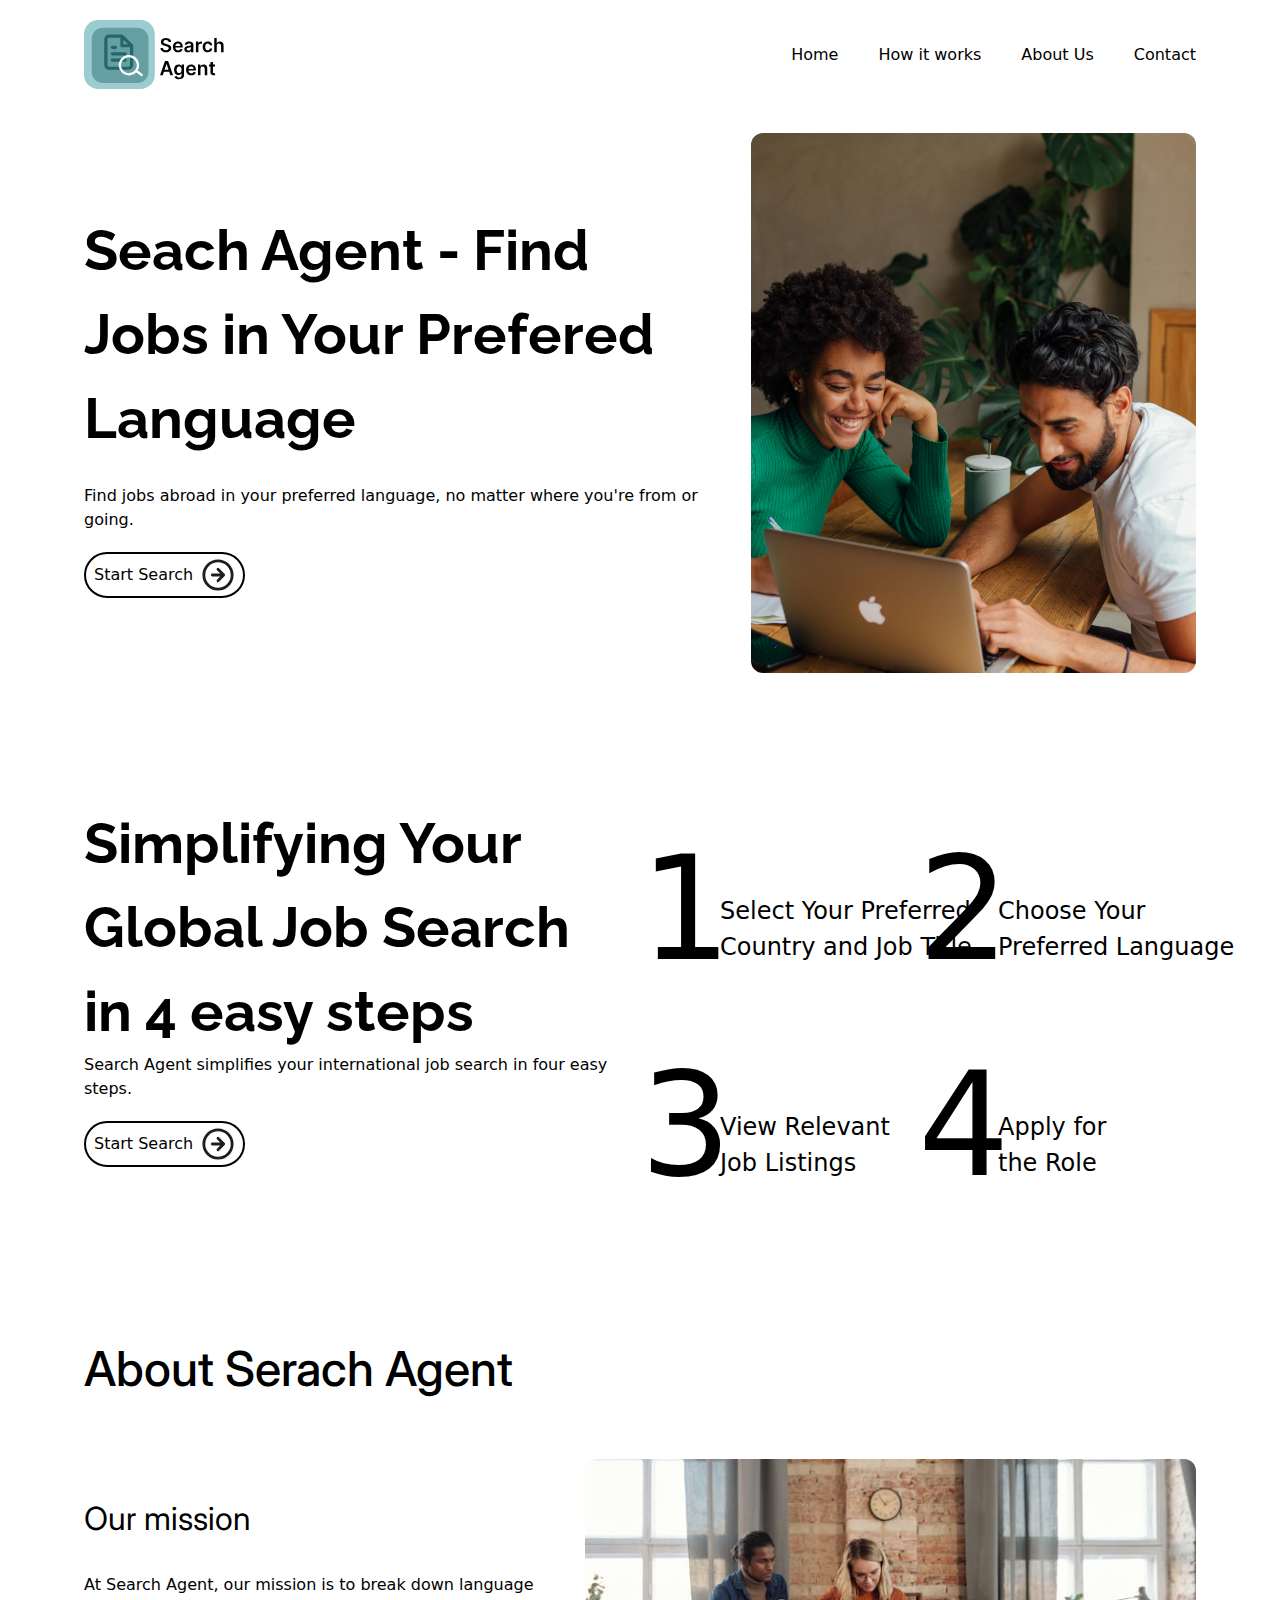
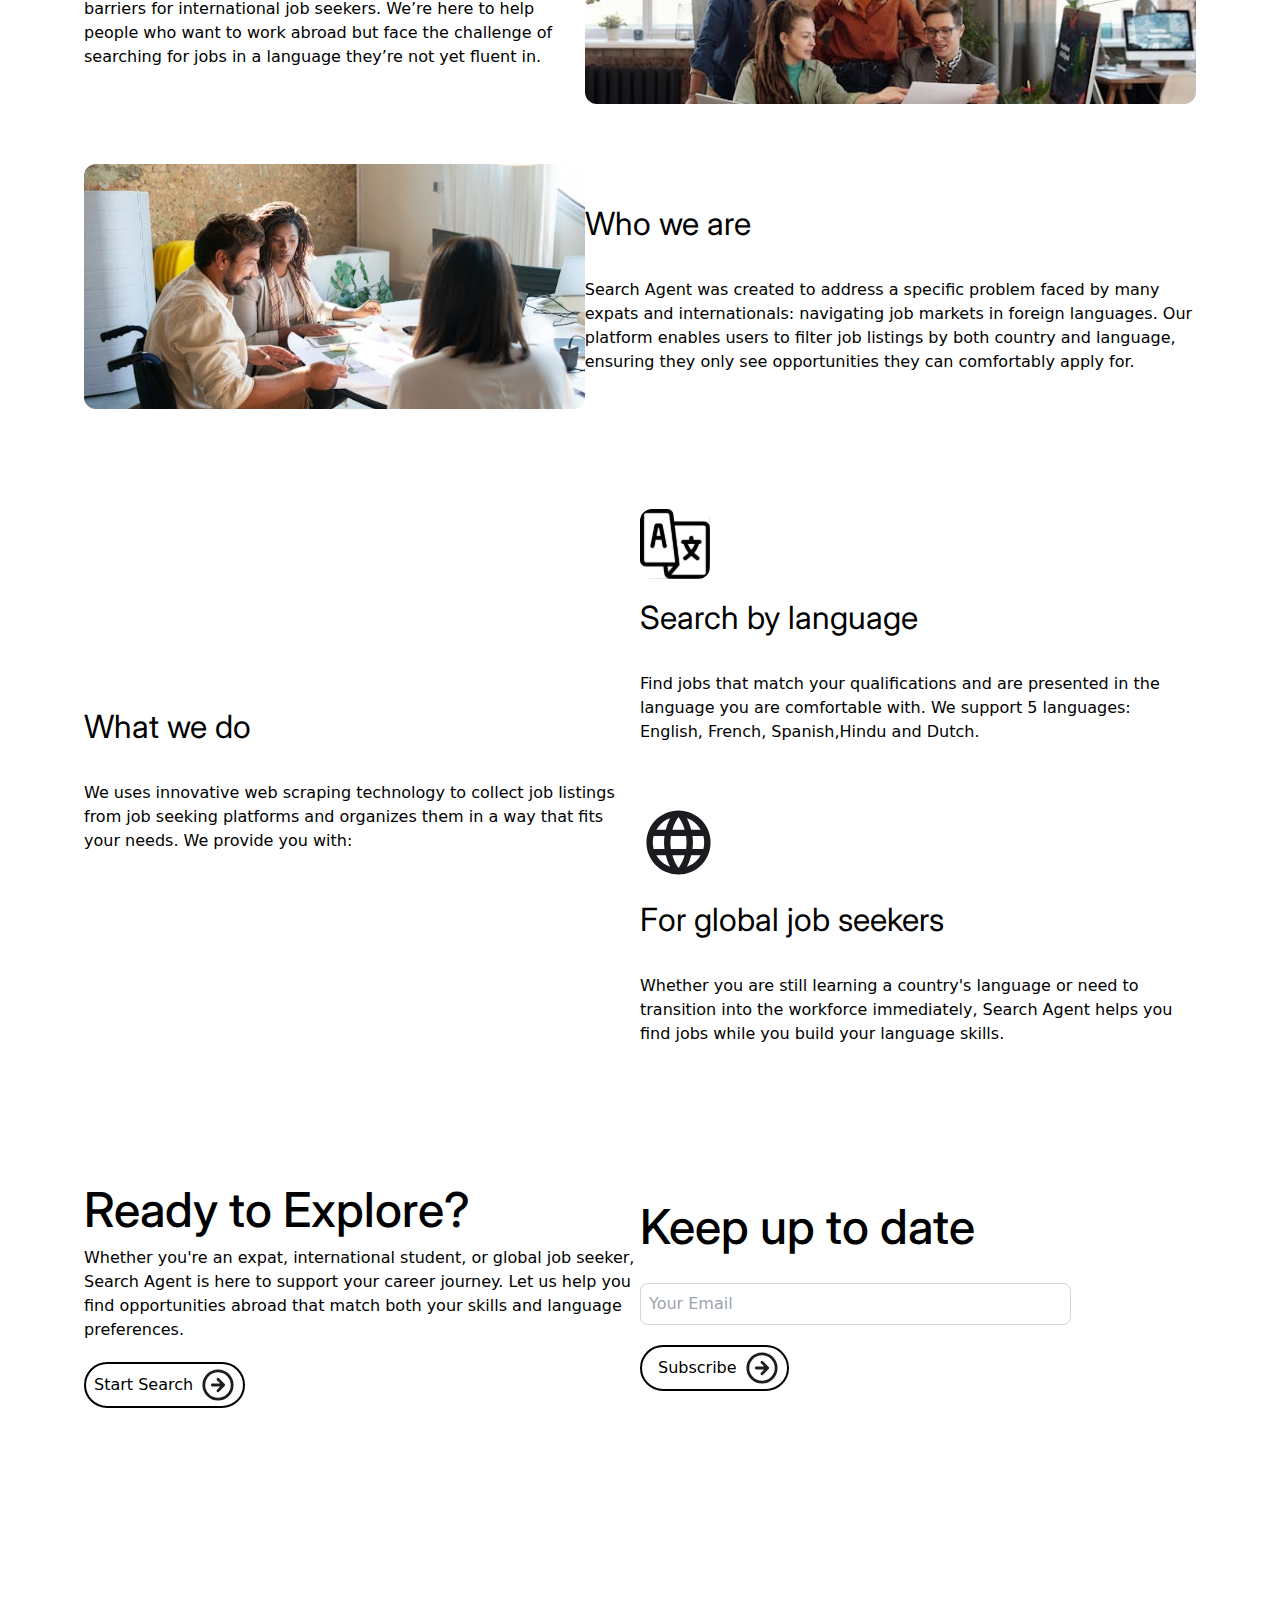
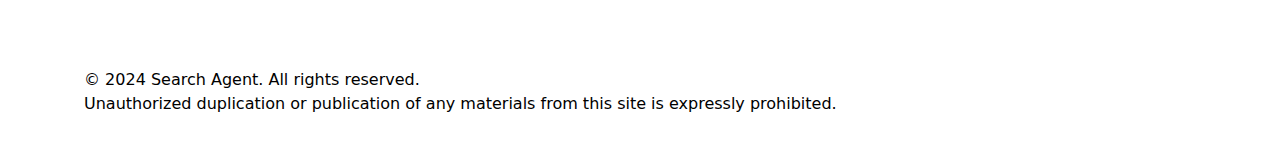
<file: index.html>
<!DOCTYPE html>
<html lang="en">
  <head>
    <meta charset="UTF-8" />
    <meta name="viewport" content="width=device-width, initial-scale=1.0" />
    <link rel="stylesheet" href="./src/output.css" />
    <link
      rel="stylesheet"
      href="https://fonts.googleapis.com/css2?family=Inter:wght@100..900&family=Raleway:ital,wght@0,100..900;1,100..900&display=swap"
    />
    <title>Search Agent</title>
  </head>
  <body class="px-[84px]">
    <!-- nav starts -->
    <nav class="sticky top-0 bg-white z-50 flex justify-between pt-5 mb-[44px]">
      <img src="assets/logo.svg" />
      <ul class="flex justify-center items-center space-x-10">
        <li class="relative group">
          <a href="index.html" class="pb-2">Home</a>
          <div
            class="absolute left-0 right-0 mx-auto mt-2 h-1 bg-[#659fa3] rounded-full opacity-0 transition-opacity duration-300 group-hover:opacity-100"
          ></div>
        </li>
        <li class="relative group">
          <a href="#howitwork" class="pb-2">How it works</a>
          <div
            class="absolute left-0 right-0 mx-auto mt-2 h-1 bg-[#659fa3] rounded-full opacity-0 transition-opacity duration-300 group-hover:opacity-100"
          ></div>
        </li>
        <li class="relative group">
          <a href="#about" class="pb-2">About Us</a>
          <div
            class="absolute left-0 right-0 mx-auto mt-2 h-1 bg-[#659fa3] rounded-full opacity-0 transition-opacity duration-300 group-hover:opacity-100"
          ></div>
        </li>
        <li class="relative group">
          <a href="#contact" class="pb-2">Contact</a>
          <div
            class="absolute left-0 right-0 mx-auto mt-2 h-1 bg-[#659fa3] rounded-full opacity-0 transition-opacity duration-300 group-hover:opacity-100"
          ></div>
        </li>
      </ul>
    </nav>

    <!-- Header starts -->
    <header class="flex justify-between items-center" id="header">
      <div class="flex flex-col items-start w-3/5">
        <!-- starts step up text for button -->
        <h1>
          Seach Agent - Find <br />
          Jobs in Your Prefered <br />Language
        </h1>
        <p class="mt-6 mb-5">
          Find jobs abroad in your preferred language, no matter where you're
          from or going.
        </p>
        <div class="relative group rounded-full">
          <a href="serach.html" class="btn">
            <span>Start Search</span>
            <img
              src="assets/Search arrow.svg"
              class="ml-2 opacity-100 group-hover:opacity-0"
            />
            <img
              src="assets/light-arrow.svg"
              alt="hover arrow"
              class="ml-24 absolute opacity-0 group-hover:opacity-100"
            />
          </a>
        </div>
      </div>
      <div class="w-2/5 h-[540px]">
        <img src="assets/hero1.jpg" class="w-full h-full object-cover" />
      </div>
    </header>

    <!-- How it works starts -->
    <section
      class="flex justify-between mt-32 scroll-mt-[160px]"
      id="howitwork"
    >
      <div class="flex flex-col items-start w-1/2">
        <h1>
          Simplifying Your <br />
          Global Job Search <br />in 4 easy steps
        </h1>
        <p class="mb-5">
          Search Agent simplifies your international job search in four easy
          steps.
        </p>
        <div class="relative group rounded-full">
          <a href="serach.html" class="btn">
            <span>Start Search</span>
            <img
              src="assets/Search arrow.svg"
              class="ml-2 opacity-100 group-hover:opacity-0"
            />
            <img
              src="assets/light-arrow.svg"
              alt="hover arrow"
              class="ml-24 absolute opacity-0 group-hover:opacity-100"
            />
          </a>
        </div>
      </div>

      <div class="w-1/2 grid grid-rows-2 grid-cols-2">
        <div class="flex justify-start items-center">
          <div class="num relative">1</div>
          <p class="text-[24px] absolute mt-10 pl-20">
            Select Your Preferred <br />Country and Job Title
          </p>
        </div>
        <div class="flex justify-start items-center">
          <div class="num relative">2</div>
          <p class="text-[24px] absolute mt-10 pl-20">
            Choose Your <br />Preferred Language
          </p>
        </div>
        <div class="flex justify-start items-center">
          <div class="num relative">3</div>
          <p class="text-[24px] absolute mt-10 pl-20">
            View Relevant <br />Job Listings
          </p>
        </div>
        <div class="flex justify-start items-center">
          <div class="num relative">4</div>
          <p class="text-[24px] absolute mt-10 pl-20">
            Apply for <br />
            the Role
          </p>
        </div>
      </div>
    </section>

    <!-- About Search Agent starts-->
    <section class="mt-[100px] scroll-mt-[110px]" id="about">
      <h2 class="mb-[54px]">About Serach Agent</h2>
      <div class="flex justify-between items-center">
        <div class="w-[557px]">
          <h3>Our mission</h3>
          <p>
            At Search Agent, our mission is to break down language barriers for
            international job seekers. We’re here to help people who want to
            work abroad but face the challenge of searching for jobs in a
            language they’re not yet fluent in.
          </p>
        </div>
        <div class="w-[680px] h-[245px]">
          <img src="assets/mission.jpg" class="w-full h-full object-cover" />
        </div>
      </div>

      <div class="flex justify-between items-center mt-[60px]">
        <div class="w-[557px] h-[245px]">
          <img src="assets/who.jpg" class="w-full h-full object-cover" />
        </div>
        <div class="w-[680px]">
          <h3>Who we are</h3>
          <p>
            Search Agent was created to address a specific problem faced by many
            expats and internationals: navigating job markets in foreign
            languages. Our platform enables users to filter job listings by both
            country and language, ensuring they only see opportunities they can
            comfortably apply for.
          </p>
        </div>
      </div>
      <!-- completeing what we do section -->
      <div class="flex justify-between items-center mt-[100px]">
        <div class="w-1/2">
          <h3>What we do</h3>
          <p class="w-[557px]">
            We uses innovative web scraping technology to collect job listings
            from job seeking platforms and organizes them in a way that fits
            your needs. We provide you with:
          </p>
        </div>

        <div class="w-1/2">
          <div>
            <img src="assets/language.svg" />
            <h3 class="mt-[15px]">Search by language</h3>
            <p>
              Find jobs that match your qualifications and are presented in the
              language you are comfortable with. We support 5 languages:
              English, French, Spanish,Hindu and Dutch.
            </p>
          </div>
          <div class="mt-[60px]">
            <img src="assets/globe.svg" />
            <h3 class="mt-[15px]">For global job seekers</h3>
            <p>
              Whether you are still learning a country's language or need to
              transition into the workforce immediately, Search Agent helps you
              find jobs while you build your language skills.
            </p>
          </div>
        </div>
      </div>
    </section>

    <!-- contact starts -->
    <section
      class="mt-32 flex justify-between items-center scroll-mt-[110px]"
      id="contact"
    >
      <div class="flex flex-col items-start w-1/2">
        <h2>Ready to Explore?</h2>
        <p class="w-[557px] mb-5">
          Whether you're an expat, international student, or global job seeker,
          Search Agent is here to support your career journey. Let us help you
          find opportunities abroad that match both your skills and language
          preferences.
        </p>
        <div class="relative group rounded-full">
          <a href="serach.html" class="btn">
            <span>Start Search</span>
            <img
              src="assets/Search arrow.svg"
              class="ml-2 opacity-100 group-hover:opacity-0"
            />
            <img
              src="assets/light-arrow.svg"
              alt="hover arrow"
              class="ml-24 absolute opacity-0 group-hover:opacity-100"
            />
          </a>
        </div>
      </div>

      <div class="flex flex-col items-start w-1/2">
        <h2>Keep up to date</h2>
        <input
          type="text"
          placeholder="Your Email"
          class="mt-5 mb-5 w-[431px] py-2 px-2 border border-gray-300 rounded-lg focus:outline-none focus:ring-2 focus:ring-black focus:border-transparent"
        />

        <div class="relative group rounded-full">
          <button class="btn">
            <p class="ml-2">Subscribe</p>
            <img
              src="assets/Search arrow.svg"
              class="ml-2 opacity-100 group-hover:opacity-0"
            />
            <img
              src="assets/light-arrow.svg"
              alt="hover arrow"
              class="ml-20 absolute opacity-0 group-hover:opacity-100"
            />
          </button>
        </div>
      </div>
    </section>

    <!-- footer starts -->
    <footer class="mt-[260px] mb-[50px]">
      <p>
        © 2024 Search Agent. All rights reserved. <br />
        Unauthorized duplication or publication of any materials from this site
        is expressly prohibited.
      </p>
    </footer>
  </body>
</html>
</file>
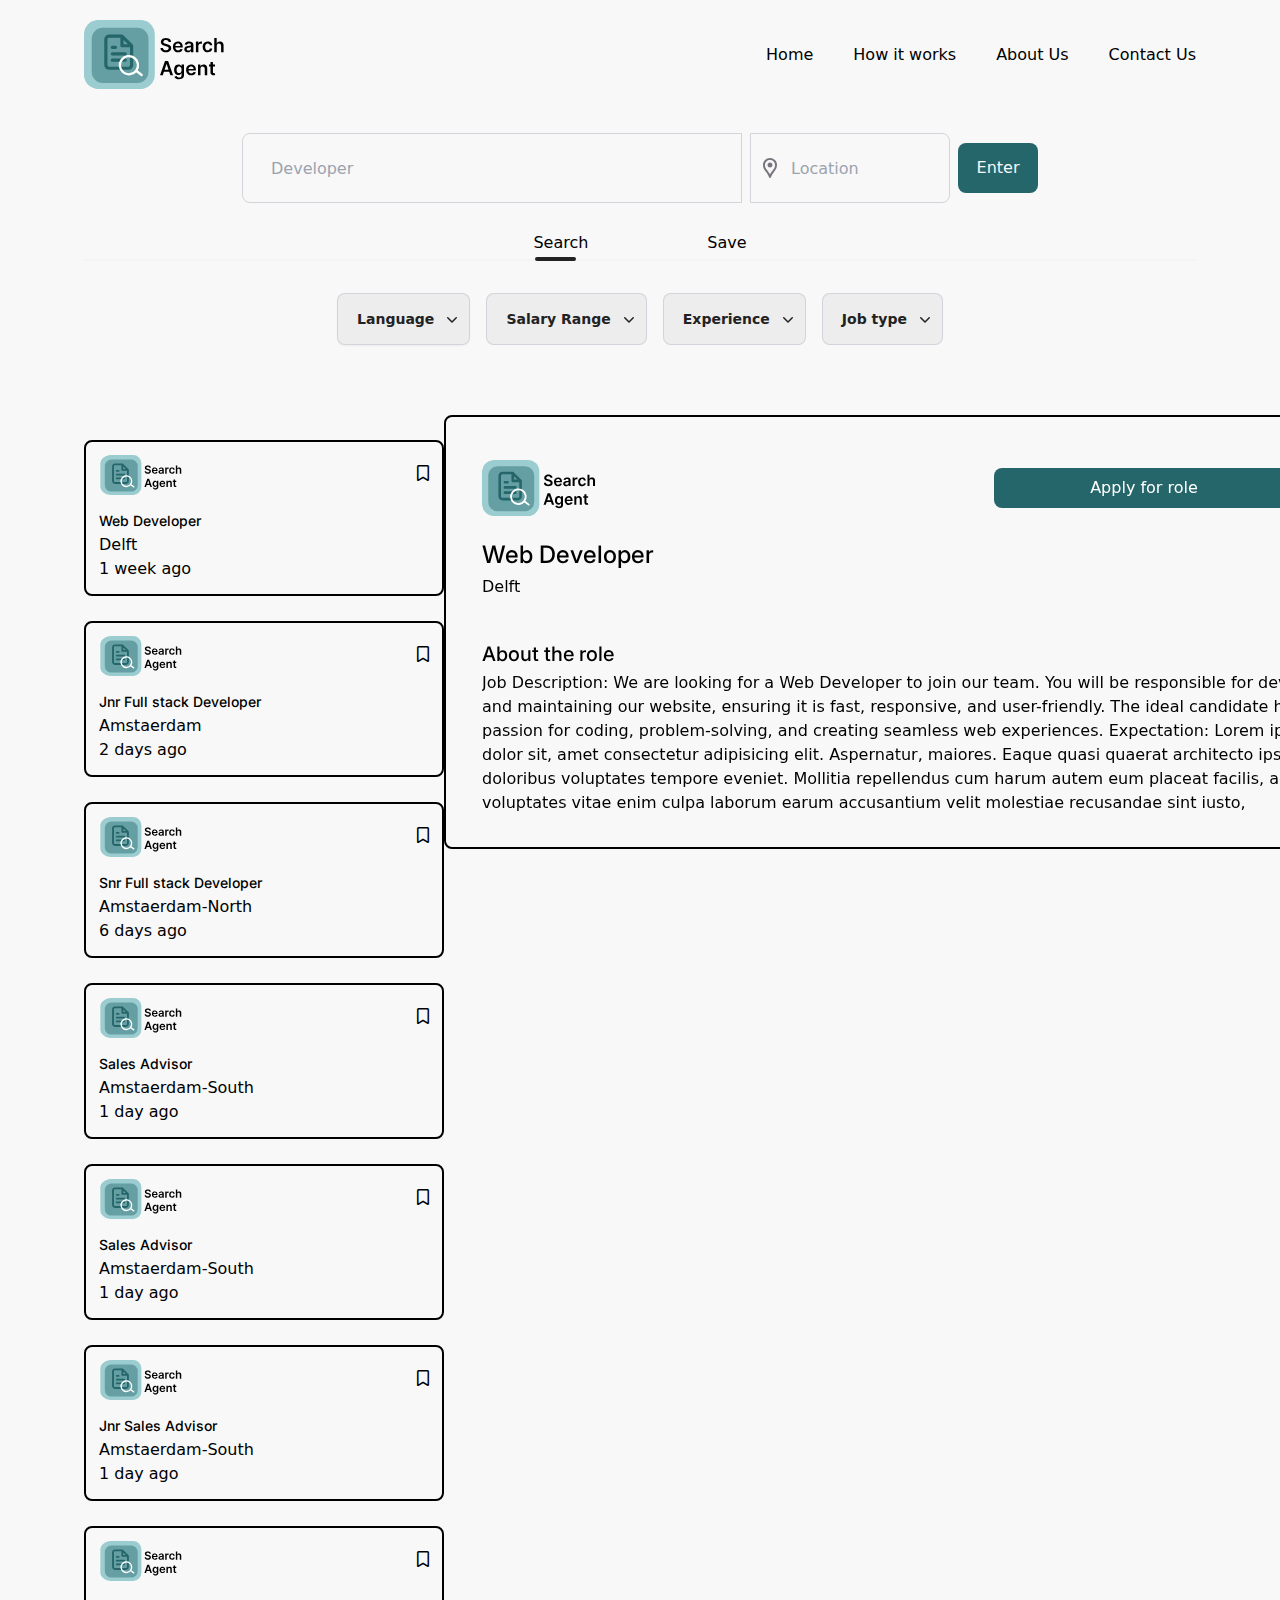
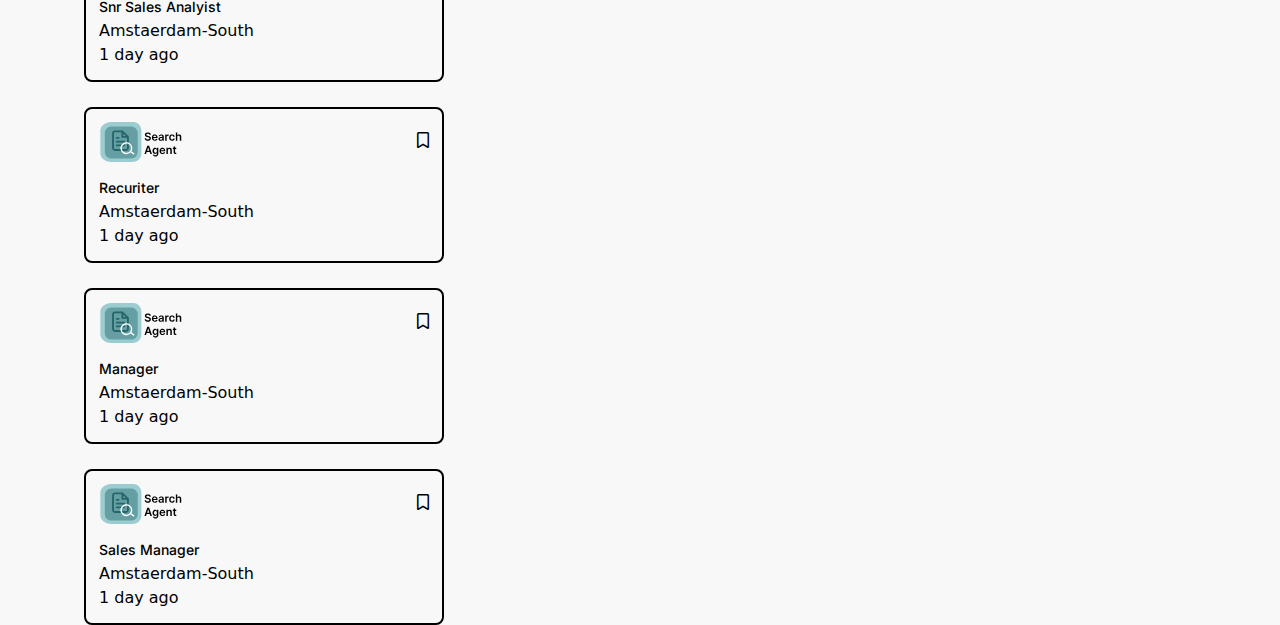
<file: serach.html>
<!DOCTYPE html>
<html lang="en">
  <head>
    <meta charset="UTF-8" />
    <meta name="viewport" content="width=device-width, initial-scale=1.0" />
    <link rel="stylesheet" href="./src/output.css" />
    <link
      rel="stylesheet"
      href="https://cdnjs.cloudflare.com/ajax/libs/font-awesome/6.0.0-beta3/css/all.min.css"
    />

    <link
      rel="stylesheet"
      href="https://fonts.googleapis.com/css2?family=Inter:wght@100..900&family=Raleway:ital,wght@0,100..900;1,100..900&display=swap"
    />

    <title>Search Jobs</title>
  </head>
  <body class="px-[84px] bg-[#f8f8f8]">
    <!-- nav starts -->
    <nav class="flex justify-between pt-5 mb-[44px]">
      <img src="assets/logo.svg" />
      <ul class="flex justify-center items-center space-x-10">
        <li class="relative group">
          <a href="index.html" class="pb-2">Home</a>
          <div
            class="absolute left-0 right-0 mx-auto mt-2 h-1 bg-[#659fa3] rounded-full opacity-0 transition-opacity duration-300 group-hover:opacity-100"
          ></div>
        </li>
        <li class="relative group">
          <a href="index.html#howitwork" class="pb-2">How it works</a>
          <div
            class="absolute left-0 right-0 mx-auto mt-2 h-1 bg-[#659fa3] rounded-full opacity-0 transition-opacity duration-300 group-hover:opacity-100"
          ></div>
        </li>
        <li class="relative group">
          <a href="index.html#about" class="pb-2">About Us</a>
          <div
            class="absolute left-0 right-0 mx-auto mt-2 h-1 bg-[#659fa3] rounded-full opacity-0 transition-opacity duration-300 group-hover:opacity-100"
          ></div>
        </li>
        <li class="relative group">
          <a href="index.html#contact" class="pb-2">Contact Us</a>
          <div
            class="absolute left-0 right-0 mx-auto mt-2 h-1 bg-[#659fa3] rounded-full opacity-0 transition-opacity duration-300 group-hover:opacity-100"
          ></div>
        </li>
      </ul>
    </nav>

    <!-- serach starts -->
    <div class="flex justify-center items-center gap-2 mb-6">
      <form action="" class="relative items-center justify-center flex">
        <input
          type="text"
          id="searchRole"
          placeholder="Developer"
          class="js-search-ph rounded-l-lg w-[500px] h-[70px] py-2 px-7 border bg-transparent border-gray-300 focus:outline-none focus:ring-2 focus:ring-[#25666A] focus:border-transparent"
        />
        <img
          src="assets/dismiss.svg"
          class="h-6 absolute right-2 dismissRole hidden cursor-pointer"
        />
      </form>

      <!-- i need to align the hover to the text  -->
      <form action="" class="relative flex justify-center items-center">
        <input
          type="text"
          id="searchLocation"
          placeholder="Location"
          class="js-location-ph bg-blue w-[200px] h-[70px] rounded-r-lg py-2 px-10 border bg-transparent border-gray-300 focus:outline-none focus:ring-2 focus:ring-[#25666A] focus:border-transparent"
        />
        <img src="assets/location_on.svg" alt="" class="absolute left-2" />
        <img
          src="assets/dismiss.svg"
          class="h-6 absolute right-2 dismissLocation hidden cursor-pointer"
        />
      </form>

      <button
        class="w-[50px] h-[50px] rounded-lg py-2 px-10 bg-[#25666A] text-[#f8f8f8] items-center justify-center flex"
        onclick="sendDetails()"
      >
        Enter
      </button>
    </div>

    <!-- search/save starts -->
    <div
      class="flex justify-center items-center gap-[119px] border-b-2 border-gray-100 p-1 mb-[10px]"
    >
      <div class="relative group">
        <a href="serach.html">Search</a>
        <div
          class="rounded-full w-[41px] h-[4px] ml-[2px] mt-[2px] absolute bg-[#222222]"
        ></div>
      </div>

      <div class="relative group items-center">
        <p onclick="saveJobs()" class="cursor-pointer">Save</p>
        <div
          class="rounded-full w-[24px] h-[4px] ml-[4px] mt-[2px] absolute bg-[#222222] opacity-0 group-hover:opacity-100"
        ></div>
      </div>
    </div>

    <!-- job options -->
    <div
      class="jobOptions flex justify-center items-center select-none space-x-4"
    >
      <div id="dropdown1" class="flex justify-between items-center h-24">
        <button
          onclick="toggleDropdown('dropdown1') "
          class="inline-flex justify-center items-center rounded-lg bg-[#ededed] px-3 py-2 text-sm font-semibold text-[#222222] shadow-sm ring-1 ring-inset ring-gray-300"
        >
          <span class="m-2">Language</span>
          <svg
            class="-mr-1 h-5 w-5 text-[#222222]"
            viewBox="0 0 20 20"
            fill="currentColor"
            aria-hidden="true"
            data-slot="icon"
          >
            <path
              fill-rule="evenodd"
              d="M5.22 8.22a.75.75 0 0 1 1.06 0L10 11.94l3.72-3.72a.75.75 0 1 1 1.06 1.06l-4.25 4.25a.75.75 0 0 1-1.06 0L5.22 9.28a.75.75 0 0 1 0-1.06Z"
              clip-rule="evenodd"
            />
          </svg>

          <div id="Xaxisdropdown" class="rounded inline-flex ml-6 hidden">
            <div
              class="cursor-pointer p-2 mr-4 bg-[#f8f8f8] hover:bg-[#9BCCCF] rounded-md text-[#222222]"
              data-value="English"
              onclick="selectOption(this, 'Language')"
            >
              English
            </div>

            <div
              class="cursor-pointer p-2 mr-4 bg-[#f8f8f8] hover:bg-[#9BCCCF] rounded-md text-[#222222]"
              data-value="Hindi"
              onclick="selectOption(this, 'Language')"
            >
              Hindi
            </div>
            <div
              class="cursor-pointer p-2 mr-4 bg-[#f8f8f8] hover:bg-[#9BCCCF] rounded-md text-[#222222]"
              data-value="Spanish"
              onclick="selectOption(this, 'Language')"
            >
              Spanish
            </div>
            <div
              class="cursor-pointer p-2 mr-4 bg-[#f8f8f8] hover:bg-[#9BCCCF] rounded-md text-[#222222]"
              data-value="French"
              onclick="selectOption(this, 'Language')"
            >
              French
            </div>
          </div>
        </button>
      </div>

      <div id="dropdown2" class="flex justify-between items-center h-24">
        <button
          onclick="toggleDropdown('dropdown2') "
          class="inline-flex justify-center items-center rounded-lg bg-[#ededed] px-3 py-2 text-sm font-semibold text-[#222222] ring-1 ring-inset ring-gray-300"
        >
          <span class="m-2">Salary Range</span>
          <svg
            class="-mr-1 h-5 w-5 text-[#222222]"
            viewBox="0 0 20 20"
            fill="currentColor"
            aria-hidden="true"
            data-slot="icon"
          >
            <path
              fill-rule="evenodd"
              d="M5.22 8.22a.75.75 0 0 1 1.06 0L10 11.94l3.72-3.72a.75.75 0 1 1 1.06 1.06l-4.25 4.25a.75.75 0 0 1-1.06 0L5.22 9.28a.75.75 0 0 1 0-1.06Z"
              clip-rule="evenodd"
            />
          </svg>

          <div id="Xaxisdropdown" class="rounded inline-flex ml-6 hidden">
            <div
              class="cursor-pointer p-2 mr-4 bg-[#f8f8f8] hover:bg-[#9BCCCF] rounded-md"
              data-value="1800"
              onclick="selectOption(this, 'Salary Range')"
            >
              1800+/-
            </div>
            <div
              class="cursor-pointer p-2 mr-4 bg-[#f8f8f8] hover:bg-[#9BCCCF] rounded-md"
              data-value="2300"
              onclick="selectOption(this, 'Salary Range')"
            >
              2300+/-
            </div>
            <div
              class="cursor-pointer p-2 mr-4 bg-[#f8f8f8] hover:bg-[#9BCCCF] rounded-md"
              data-value="3500"
              onclick="selectOption(this, 'Salary Range')"
            >
              3500+/-
            </div>
            <div
              class="cursor-pointer p-2 mr-4 bg-[#f8f8f8] hover:bg-[#9BCCCF] rounded-md"
              data-value="5000"
              onclick="selectOption(this, 'Salary Range')"
            >
              5000+
            </div>
          </div>
        </button>
      </div>

      <div id="dropdown3" class="flex justify-between items-center h-24">
        <button
          onclick="toggleDropdown('dropdown3') "
          class="inline-flex justify-center items-center rounded-lg bg-[#ededed] px-3 py-2 text-sm font-semibold text-[#222222] ring-1 ring-inset ring-gray-300"
        >
          <span class="m-2">Experience</span>
          <svg
            class="-mr-1 h-5 w-5 text-[#222222]"
            viewBox="0 0 20 20"
            fill="currentColor"
            aria-hidden="true"
            data-slot="icon"
          >
            <path
              fill-rule="evenodd"
              d="M5.22 8.22a.75.75 0 0 1 1.06 0L10 11.94l3.72-3.72a.75.75 0 1 1 1.06 1.06l-4.25 4.25a.75.75 0 0 1-1.06 0L5.22 9.28a.75.75 0 0 1 0-1.06Z"
              clip-rule="evenodd"
            />
          </svg>

          <div id="Xaxisdropdown" class="rounded inline-flex ml-6 hidden">
            <div
              class="cursor-pointer p-2 mr-4 bg-[#f8f8f8] hover:bg-[#9BCCCF] rounded-md"
              data-value="Entry"
              onclick="selectOption(this, 'Experience')"
            >
              Entry
            </div>
            <div
              class="cursor-pointer p-2 mr-4 bg-[#f8f8f8] hover:bg-[#9BCCCF] rounded-md"
              data-value="Mid"
              onclick="selectOption(this, 'Experience')"
            >
              Mid
            </div>
            <div
              class="cursor-pointer p-2 mr-4 bg-[#f8f8f8] hover:bg-[#9BCCCF] rounded-md"
              data-value="Senior"
              onclick="selectOption(this, 'Experience')"
            >
              Senior
            </div>
          </div>
        </button>
      </div>

      <div id="dropdown4" class="flex justify-between items-center h-24">
        <button
          onclick="toggleDropdown('dropdown4') "
          class="inline-flex justify-center items-center rounded-lg bg-[#ededed] px-3 py-2 text-sm font-semibold text-[#222222] ring-1 ring-inset ring-gray-300"
        >
          <span class="m-2">Job type</span>
          <svg
            class="-mr-1 h-5 w-5 text-[#222222]"
            viewBox="0 0 20 20"
            fill="currentColor"
            aria-hidden="true"
            data-slot="icon"
          >
            <path
              fill-rule="evenodd"
              d="M5.22 8.22a.75.75 0 0 1 1.06 0L10 11.94l3.72-3.72a.75.75 0 1 1 1.06 1.06l-4.25 4.25a.75.75 0 0 1-1.06 0L5.22 9.28a.75.75 0 0 1 0-1.06Z"
              clip-rule="evenodd"
            />
          </svg>

          <div id="Xaxisdropdown" class="rounded inline-flex ml-6 hidden">
            <div
              class="cursor-pointer p-2 mr-4 bg-[#f8f8f8] hover:bg-[#9BCCCF] rounded-md"
              data-value="Fulltime"
              onclick="selectOption(this, 'job hours')"
            >
              Full time
            </div>
            <div
              class="cursor-pointer p-2 mr-4 bg-[#f8f8f8] hover:bg-[#9BCCCF] rounded-md"
              data-value="Partime"
              onclick="selectOption(this, 'job hours')"
            >
              Part time
            </div>
            <div
              class="cursor-pointer p-2 mr-4 bg-[#f8f8f8] hover:bg-[#9BCCCF] rounded-md"
              data-value="Contract"
              onclick="selectOption(this, 'job hours')"
            >
              Contract
            </div>
            <div
              class="cursor-pointer p-2 mr-4 bg-[#f8f8f8] hover:bg-[#9BCCCF] rounded-md"
              data-value="Intership"
              onclick="selectOption(this, 'job hours')"
            >
              Intership
            </div>
          </div>
        </button>
      </div>
    </div>

    <!-- jobs Availabe -->
    <div class="flex justify-between js-content">
      <!-- job listing starts -->
      <div class="js-jobs-container pt-[48px]"></div>

      <!-- the detail description starts -->
      <div class="js-sidebar">
        <div class="js-job-card-container sticky top-0 pt-[48px]"></div>
      </div>
    </div>

    <script src="data/data.js"></script>
  </body>
</html>
</file>
<file: src/output.css>
*,
::before,
::after {
  --tw-border-spacing-x: 0;
  --tw-border-spacing-y: 0;
  --tw-translate-x: 0;
  --tw-translate-y: 0;
  --tw-rotate: 0;
  --tw-skew-x: 0;
  --tw-skew-y: 0;
  --tw-scale-x: 1;
  --tw-scale-y: 1;
  --tw-pan-x: ;
  --tw-pan-y: ;
  --tw-pinch-zoom: ;
  --tw-scroll-snap-strictness: proximity;
  --tw-gradient-from-position: ;
  --tw-gradient-via-position: ;
  --tw-gradient-to-position: ;
  --tw-ordinal: ;
  --tw-slashed-zero: ;
  --tw-numeric-figure: ;
  --tw-numeric-spacing: ;
  --tw-numeric-fraction: ;
  --tw-ring-inset: ;
  --tw-ring-offset-width: 0px;
  --tw-ring-offset-color: #fff;
  --tw-ring-color: rgb(59 130 246 / 0.5);
  --tw-ring-offset-shadow: 0 0 #0000;
  --tw-ring-shadow: 0 0 #0000;
  --tw-shadow: 0 0 #0000;
  --tw-shadow-colored: 0 0 #0000;
  --tw-blur: ;
  --tw-brightness: ;
  --tw-contrast: ;
  --tw-grayscale: ;
  --tw-hue-rotate: ;
  --tw-invert: ;
  --tw-saturate: ;
  --tw-sepia: ;
  --tw-drop-shadow: ;
  --tw-backdrop-blur: ;
  --tw-backdrop-brightness: ;
  --tw-backdrop-contrast: ;
  --tw-backdrop-grayscale: ;
  --tw-backdrop-hue-rotate: ;
  --tw-backdrop-invert: ;
  --tw-backdrop-opacity: ;
  --tw-backdrop-saturate: ;
  --tw-backdrop-sepia: ;
  --tw-contain-size: ;
  --tw-contain-layout: ;
  --tw-contain-paint: ;
  --tw-contain-style: ;
}

::backdrop {
  --tw-border-spacing-x: 0;
  --tw-border-spacing-y: 0;
  --tw-translate-x: 0;
  --tw-translate-y: 0;
  --tw-rotate: 0;
  --tw-skew-x: 0;
  --tw-skew-y: 0;
  --tw-scale-x: 1;
  --tw-scale-y: 1;
  --tw-pan-x: ;
  --tw-pan-y: ;
  --tw-pinch-zoom: ;
  --tw-scroll-snap-strictness: proximity;
  --tw-gradient-from-position: ;
  --tw-gradient-via-position: ;
  --tw-gradient-to-position: ;
  --tw-ordinal: ;
  --tw-slashed-zero: ;
  --tw-numeric-figure: ;
  --tw-numeric-spacing: ;
  --tw-numeric-fraction: ;
  --tw-ring-inset: ;
  --tw-ring-offset-width: 0px;
  --tw-ring-offset-color: #fff;
  --tw-ring-color: rgb(59 130 246 / 0.5);
  --tw-ring-offset-shadow: 0 0 #0000;
  --tw-ring-shadow: 0 0 #0000;
  --tw-shadow: 0 0 #0000;
  --tw-shadow-colored: 0 0 #0000;
  --tw-blur: ;
  --tw-brightness: ;
  --tw-contrast: ;
  --tw-grayscale: ;
  --tw-hue-rotate: ;
  --tw-invert: ;
  --tw-saturate: ;
  --tw-sepia: ;
  --tw-drop-shadow: ;
  --tw-backdrop-blur: ;
  --tw-backdrop-brightness: ;
  --tw-backdrop-contrast: ;
  --tw-backdrop-grayscale: ;
  --tw-backdrop-hue-rotate: ;
  --tw-backdrop-invert: ;
  --tw-backdrop-opacity: ;
  --tw-backdrop-saturate: ;
  --tw-backdrop-sepia: ;
  --tw-contain-size: ;
  --tw-contain-layout: ;
  --tw-contain-paint: ;
  --tw-contain-style: ;
}

/*
! tailwindcss v3.4.13 | MIT License | https://tailwindcss.com
*/

/*
1. Prevent padding and border from affecting element width. (https://github.com/mozdevs/cssremedy/issues/4)
2. Allow adding a border to an element by just adding a border-width. (https://github.com/tailwindcss/tailwindcss/pull/116)
*/

*,
::before,
::after {
  box-sizing: border-box;
  /* 1 */
  border-width: 0;
  /* 2 */
  border-style: solid;
  /* 2 */
  border-color: #e5e7eb;
  /* 2 */
}

::before,
::after {
  --tw-content: "";
}

/*
1. Use a consistent sensible line-height in all browsers.
2. Prevent adjustments of font size after orientation changes in iOS.
3. Use a more readable tab size.
4. Use the user's configured `sans` font-family by default.
5. Use the user's configured `sans` font-feature-settings by default.
6. Use the user's configured `sans` font-variation-settings by default.
7. Disable tap highlights on iOS
*/

html,
:host {
  line-height: 1.5;
  /* 1 */
  -webkit-text-size-adjust: 100%;
  /* 2 */
  -moz-tab-size: 4;
  /* 3 */
  -o-tab-size: 4;
  tab-size: 4;
  /* 3 */
  font-family: ui-sans-serif, system-ui, sans-serif, "Apple Color Emoji",
    "Segoe UI Emoji", "Segoe UI Symbol", "Noto Color Emoji";
  /* 4 */
  font-feature-settings: normal;
  /* 5 */
  font-variation-settings: normal;
  /* 6 */
  -webkit-tap-highlight-color: transparent;
  /* 7 */
}

/*
1. Remove the margin in all browsers.
2. Inherit line-height from `html` so users can set them as a class directly on the `html` element.
*/

body {
  margin: 0;
  /* 1 */
  line-height: inherit;
  /* 2 */
}

/*
1. Add the correct height in Firefox.
2. Correct the inheritance of border color in Firefox. (https://bugzilla.mozilla.org/show_bug.cgi?id=190655)
3. Ensure horizontal rules are visible by default.
*/

hr {
  height: 0;
  /* 1 */
  color: inherit;
  /* 2 */
  border-top-width: 1px;
  /* 3 */
}

/*
Add the correct text decoration in Chrome, Edge, and Safari.
*/

abbr:where([title]) {
  -webkit-text-decoration: underline dotted;
  text-decoration: underline dotted;
}

/*
Remove the default font size and weight for headings.
*/

h1,
h2,
h3,
h4,
h5,
h6 {
  font-size: inherit;
  font-weight: inherit;
}

/*
Reset links to optimize for opt-in styling instead of opt-out.
*/

a {
  color: inherit;
  text-decoration: inherit;
}

/*
Add the correct font weight in Edge and Safari.
*/

b,
strong {
  font-weight: bolder;
}

/*
1. Use the user's configured `mono` font-family by default.
2. Use the user's configured `mono` font-feature-settings by default.
3. Use the user's configured `mono` font-variation-settings by default.
4. Correct the odd `em` font sizing in all browsers.
*/

code,
kbd,
samp,
pre {
  font-family: ui-monospace, SFMono-Regular, Menlo, Monaco, Consolas,
    "Liberation Mono", "Courier New", monospace;
  /* 1 */
  font-feature-settings: normal;
  /* 2 */
  font-variation-settings: normal;
  /* 3 */
  font-size: 1em;
  /* 4 */
}

/*
Add the correct font size in all browsers.
*/

small {
  font-size: 80%;
}

/*
Prevent `sub` and `sup` elements from affecting the line height in all browsers.
*/

sub,
sup {
  font-size: 75%;
  line-height: 0;
  position: relative;
  vertical-align: baseline;
}

sub {
  bottom: -0.25em;
}

sup {
  top: -0.5em;
}

/*
1. Remove text indentation from table contents in Chrome and Safari. (https://bugs.chromium.org/p/chromium/issues/detail?id=999088, https://bugs.webkit.org/show_bug.cgi?id=201297)
2. Correct table border color inheritance in all Chrome and Safari. (https://bugs.chromium.org/p/chromium/issues/detail?id=935729, https://bugs.webkit.org/show_bug.cgi?id=195016)
3. Remove gaps between table borders by default.
*/

table {
  text-indent: 0;
  /* 1 */
  border-color: inherit;
  /* 2 */
  border-collapse: collapse;
  /* 3 */
}

/*
1. Change the font styles in all browsers.
2. Remove the margin in Firefox and Safari.
3. Remove default padding in all browsers.
*/

button,
input,
optgroup,
select,
textarea {
  font-family: inherit;
  /* 1 */
  font-feature-settings: inherit;
  /* 1 */
  font-variation-settings: inherit;
  /* 1 */
  font-size: 100%;
  /* 1 */
  font-weight: inherit;
  /* 1 */
  line-height: inherit;
  /* 1 */
  letter-spacing: inherit;
  /* 1 */
  color: inherit;
  /* 1 */
  margin: 0;
  /* 2 */
  padding: 0;
  /* 3 */
}

/*
Remove the inheritance of text transform in Edge and Firefox.
*/

button,
select {
  text-transform: none;
}

/*
1. Correct the inability to style clickable types in iOS and Safari.
2. Remove default button styles.
*/

button,
input:where([type="button"]),
input:where([type="reset"]),
input:where([type="submit"]) {
  -webkit-appearance: button;
  /* 1 */
  background-color: transparent;
  /* 2 */
  background-image: none;
  /* 2 */
}

/*
Use the modern Firefox focus style for all focusable elements.
*/

:-moz-focusring {
  outline: auto;
}

/*
Remove the additional `:invalid` styles in Firefox. (https://github.com/mozilla/gecko-dev/blob/2f9eacd9d3d995c937b4251a5557d95d494c9be1/layout/style/res/forms.css#L728-L737)
*/

:-moz-ui-invalid {
  box-shadow: none;
}

/*
Add the correct vertical alignment in Chrome and Firefox.
*/

progress {
  vertical-align: baseline;
}

/*
Correct the cursor style of increment and decrement buttons in Safari.
*/

::-webkit-inner-spin-button,
::-webkit-outer-spin-button {
  height: auto;
}

/*
1. Correct the odd appearance in Chrome and Safari.
2. Correct the outline style in Safari.
*/

[type="search"] {
  -webkit-appearance: textfield;
  /* 1 */
  outline-offset: -2px;
  /* 2 */
}

/*
Remove the inner padding in Chrome and Safari on macOS.
*/

::-webkit-search-decoration {
  -webkit-appearance: none;
}

/*
1. Correct the inability to style clickable types in iOS and Safari.
2. Change font properties to `inherit` in Safari.
*/

::-webkit-file-upload-button {
  -webkit-appearance: button;
  /* 1 */
  font: inherit;
  /* 2 */
}

/*
Add the correct display in Chrome and Safari.
*/

summary {
  display: list-item;
}

/*
Removes the default spacing and border for appropriate elements.
*/

blockquote,
dl,
dd,
h1,
h2,
h3,
h4,
h5,
h6,
hr,
figure,
p,
pre {
  margin: 0;
}

fieldset {
  margin: 0;
  padding: 0;
}

legend {
  padding: 0;
}

ol,
ul,
menu {
  list-style: none;
  margin: 0;
  padding: 0;
}

/*
Reset default styling for dialogs.
*/

dialog {
  padding: 0;
}

/*
Prevent resizing textareas horizontally by default.
*/

textarea {
  resize: vertical;
}

/*
1. Reset the default placeholder opacity in Firefox. (https://github.com/tailwindlabs/tailwindcss/issues/3300)
2. Set the default placeholder color to the user's configured gray 400 color.
*/

input::-moz-placeholder,
textarea::-moz-placeholder {
  opacity: 1;
  /* 1 */
  color: #9ca3af;
  /* 2 */
}

input::placeholder,
textarea::placeholder {
  opacity: 1;
  /* 1 */
  color: #9ca3af;
  /* 2 */
}

/*
Set the default cursor for buttons.
*/

button,
[role="button"] {
  cursor: pointer;
}

/*
Make sure disabled buttons don't get the pointer cursor.
*/

:disabled {
  cursor: default;
}

/*
1. Make replaced elements `display: block` by default. (https://github.com/mozdevs/cssremedy/issues/14)
2. Add `vertical-align: middle` to align replaced elements more sensibly by default. (https://github.com/jensimmons/cssremedy/issues/14#issuecomment-634934210)
   This can trigger a poorly considered lint error in some tools but is included by design.
*/

img,
svg,
video,
canvas,
audio,
iframe,
embed,
object {
  display: block;
  /* 1 */
  vertical-align: middle;
  /* 2 */
}

/*
Constrain images and videos to the parent width and preserve their intrinsic aspect ratio. (https://github.com/mozdevs/cssremedy/issues/14)
*/

img,
video {
  max-width: 100%;
  height: auto;
}

/* Make elements with the HTML hidden attribute stay hidden by default */

[hidden] {
  display: none;
}

h1 {
  font-family: Raleway;
  font-size: 56px;
  font-weight: 700;
}

h2 {
  font-family: inter;
  font-size: 48px;
  font-weight: 500;
}

h3 {
  margin-bottom: 30px;
  font-family: inter;
  font-size: 32px;
  font-weight: 400;
}

h4 {
  margin-bottom: 2px;
  font-family: inter;
  font-weight: 500;
}

img {
  border-radius: 0.75rem;
}

html {
  scroll-behavior: smooth;
}

.btn {
  display: flex;
  align-items: center;
  justify-content: space-around;
  border-radius: 9999px;
  border-width: 2px;
  --tw-border-opacity: 1;
  border-color: rgb(0 0 0 / var(--tw-border-opacity));
  padding-top: 0.25rem;
  padding-bottom: 0.25rem;
  padding-left: 0.5rem;
  padding-right: 0.5rem;
}

.btn:hover {
  cursor: pointer;
  --tw-border-opacity: 1;
  border-color: rgb(255 255 255 / var(--tw-border-opacity));
  --tw-bg-opacity: 1;
  background-color: rgb(101 159 163 / var(--tw-bg-opacity));
  --tw-text-opacity: 1;
  color: rgb(255 255 255 / var(--tw-text-opacity));
}

.search {
  border-radius: 1rem;
  --tw-border-opacity: 1;
  border-color: rgb(0 0 0 / var(--tw-border-opacity));
}

.num {
  font-size: 144px;
  --tw-text-opacity: 1;
  color: rgb(0 0 0 / var(--tw-text-opacity));
}

.absolute {
  position: absolute;
}

.relative {
  position: relative;
}

.sticky {
  position: sticky;
}

.left-0 {
  left: 0px;
}

.left-2 {
  left: 0.5rem;
}

.right-0 {
  right: 0px;
}

.top-0 {
  top: 0px;
}

.top-full {
  top: 100%;
}

.left-9 {
  left: 2.25rem;
}

.right-9 {
  right: 2.25rem;
}

.right-12 {
  right: 3rem;
}

.right-16 {
  right: 4rem;
}

.right-20 {
  right: 5rem;
}

.right-32 {
  right: 8rem;
}

.right-1 {
  right: 0.25rem;
}

.right-2 {
  right: 0.5rem;
}

.z-50 {
  z-index: 50;
}

.m-2 {
  margin: 0.5rem;
}

.mx-auto {
  margin-left: auto;
  margin-right: auto;
}

.-mr-1 {
  margin-right: -0.25rem;
}

.mb-5 {
  margin-bottom: 1.25rem;
}

.mb-6 {
  margin-bottom: 1.5rem;
}

.mb-\[14px\] {
  margin-bottom: 14px;
}

.mb-\[44px\] {
  margin-bottom: 44px;
}

.mb-\[47px\] {
  margin-bottom: 47px;
}

.mb-\[50px\] {
  margin-bottom: 50px;
}

.mb-\[54px\] {
  margin-bottom: 54px;
}

.ml-2 {
  margin-left: 0.5rem;
}

.ml-20 {
  margin-left: 5rem;
}

.ml-24 {
  margin-left: 6rem;
}

.ml-\[2px\] {
  margin-left: 2px;
}

.ml-\[4px\] {
  margin-left: 4px;
}

.mr-\[50px\] {
  margin-right: 50px;
}

.mt-10 {
  margin-top: 2.5rem;
}

.mt-2 {
  margin-top: 0.5rem;
}

.mt-32 {
  margin-top: 8rem;
}

.mt-5 {
  margin-top: 1.25rem;
}

.mt-6 {
  margin-top: 1.5rem;
}

.mt-\[100px\] {
  margin-top: 100px;
}

.mt-\[15px\] {
  margin-top: 15px;
}

.mt-\[25px\] {
  margin-top: 25px;
}

.mt-\[260px\] {
  margin-top: 260px;
}

.mt-\[2px\] {
  margin-top: 2px;
}

.mt-\[48px\] {
  margin-top: 48px;
}

.mt-\[60px\] {
  margin-top: 60px;
}

.mr-\[44px\] {
  margin-right: 44px;
}

.mr-20 {
  margin-right: 5rem;
}

.ml-28 {
  margin-left: 7rem;
}

.ml-32 {
  margin-left: 8rem;
}

.ml-36 {
  margin-left: 9rem;
}

.ml-40 {
  margin-left: 10rem;
}

.ml-4 {
  margin-left: 1rem;
}

.ml-6 {
  margin-left: 1.5rem;
}

.mr-2 {
  margin-right: 0.5rem;
}

.mr-4 {
  margin-right: 1rem;
}

.ml-5 {
  margin-left: 1.25rem;
}

.mb-\[18px\] {
  margin-bottom: 18px;
}

.mb-\[10px\] {
  margin-bottom: 10px;
}

.block {
  display: block;
}

.inline-block {
  display: inline-block;
}

.flex {
  display: flex;
}

.inline-flex {
  display: inline-flex;
}

.grid {
  display: grid;
}

.hidden {
  display: none;
}

.h-1 {
  height: 0.25rem;
}

.h-5 {
  height: 1.25rem;
}

.h-\[245px\] {
  height: 245px;
}

.h-\[24px\] {
  height: 24px;
}

.h-\[25px\] {
  height: 25px;
}

.h-\[40px\] {
  height: 40px;
}

.h-\[42px\] {
  height: 42px;
}

.h-\[4px\] {
  height: 4px;
}

.h-\[540px\] {
  height: 540px;
}

.h-full {
  height: 100%;
}

.h-auto {
  height: auto;
}

.h-32 {
  height: 8rem;
}

.h-24 {
  height: 6rem;
}

.h-\[200px\] {
  height: 200px;
}

.h-\[100px\] {
  height: 100px;
}

.h-\[70px\] {
  height: 70px;
}

.h-\[35px\] {
  height: 35px;
}

.h-\[50px\] {
  height: 50px;
}

.h-3 {
  height: 0.75rem;
}

.h-6 {
  height: 1.5rem;
}

.w-1\/2 {
  width: 50%;
}

.w-2\/5 {
  width: 40%;
}

.w-3\/5 {
  width: 60%;
}

.w-5 {
  width: 1.25rem;
}

.w-\[115px\] {
  width: 115px;
}

.w-\[144px\] {
  width: 144px;
}

.w-\[170px\] {
  width: 170px;
}

.w-\[206px\] {
  width: 206px;
}

.w-\[20px\] {
  width: 20px;
}

.w-\[23px\] {
  width: 23px;
}

.w-\[24px\] {
  width: 24px;
}

.w-\[360px\] {
  width: 360px;
}

.w-\[41px\] {
  width: 41px;
}

.w-\[424px\] {
  width: 424px;
}

.w-\[431px\] {
  width: 431px;
}

.w-\[557px\] {
  width: 557px;
}

.w-\[680px\] {
  width: 680px;
}

.w-\[85px\] {
  width: 85px;
}

.w-\[950px\] {
  width: 950px;
}

.w-full {
  width: 100%;
}

.w-\[100px\] {
  width: 100px;
}

.w-\[110px\] {
  width: 110px;
}

.w-20 {
  width: 5rem;
}

.w-24 {
  width: 6rem;
}

.w-32 {
  width: 8rem;
}

.w-auto {
  width: auto;
}

.w-\[300px\] {
  width: 300px;
}

.w-\[600px\] {
  width: 600px;
}

.w-\[400px\] {
  width: 400px;
}

.w-\[500px\] {
  width: 500px;
}

.w-\[490px\] {
  width: 490px;
}

.w-\[470px\] {
  width: 470px;
}

.w-\[460px\] {
  width: 460px;
}

.w-\[550px\] {
  width: 550px;
}

.w-\[200px\] {
  width: 200px;
}

.w-\[50px\] {
  width: 50px;
}

.w-\[50pxpx\] {
  width: 50pxpx;
}

.transform {
  transform: translate(var(--tw-translate-x), var(--tw-translate-y))
    rotate(var(--tw-rotate)) skewX(var(--tw-skew-x)) skewY(var(--tw-skew-y))
    scaleX(var(--tw-scale-x)) scaleY(var(--tw-scale-y));
}

.cursor-pointer {
  cursor: pointer;
}

.select-none {
  -webkit-user-select: none;
  -moz-user-select: none;
  user-select: none;
}

.scroll-mt-\[110px\] {
  scroll-margin-top: 110px;
}

.scroll-mt-\[160px\] {
  scroll-margin-top: 160px;
}

.grid-cols-2 {
  grid-template-columns: repeat(2, minmax(0, 1fr));
}

.grid-rows-2 {
  grid-template-rows: repeat(2, minmax(0, 1fr));
}

.flex-col {
  flex-direction: column;
}

.items-start {
  align-items: flex-start;
}

.items-center {
  align-items: center;
}

.justify-start {
  justify-content: flex-start;
}

.justify-center {
  justify-content: center;
}

.justify-between {
  justify-content: space-between;
}

.gap-2 {
  gap: 0.5rem;
}

.gap-\[119px\] {
  gap: 119px;
}

.gap-x-1\.5 {
  -moz-column-gap: 0.375rem;
  column-gap: 0.375rem;
}

.space-x-10 > :not([hidden]) ~ :not([hidden]) {
  --tw-space-x-reverse: 0;
  margin-right: calc(2.5rem * var(--tw-space-x-reverse));
  margin-left: calc(2.5rem * calc(1 - var(--tw-space-x-reverse)));
}

.space-x-2 > :not([hidden]) ~ :not([hidden]) {
  --tw-space-x-reverse: 0;
  margin-right: calc(0.5rem * var(--tw-space-x-reverse));
  margin-left: calc(0.5rem * calc(1 - var(--tw-space-x-reverse)));
}

.space-x-4 > :not([hidden]) ~ :not([hidden]) {
  --tw-space-x-reverse: 0;
  margin-right: calc(1rem * var(--tw-space-x-reverse));
  margin-left: calc(1rem * calc(1 - var(--tw-space-x-reverse)));
}

.divide-x-2 > :not([hidden]) ~ :not([hidden]) {
  --tw-divide-x-reverse: 0;
  border-right-width: calc(2px * var(--tw-divide-x-reverse));
  border-left-width: calc(2px * calc(1 - var(--tw-divide-x-reverse)));
}

.divide-x-4 > :not([hidden]) ~ :not([hidden]) {
  --tw-divide-x-reverse: 0;
  border-right-width: calc(4px * var(--tw-divide-x-reverse));
  border-left-width: calc(4px * calc(1 - var(--tw-divide-x-reverse)));
}

.rounded-full {
  border-radius: 9999px;
}

.rounded-lg {
  border-radius: 0.5rem;
}

.rounded {
  border-radius: 0.25rem;
}

.rounded-md {
  border-radius: 0.375rem;
}

.rounded-xl {
  border-radius: 0.75rem;
}

.rounded-2xl {
  border-radius: 1rem;
}

.rounded-l-2xl {
  border-top-left-radius: 1rem;
  border-bottom-left-radius: 1rem;
}

.rounded-r-2xl {
  border-top-right-radius: 1rem;
  border-bottom-right-radius: 1rem;
}

.rounded-l-xl {
  border-top-left-radius: 0.75rem;
  border-bottom-left-radius: 0.75rem;
}

.rounded-l-lg {
  border-top-left-radius: 0.5rem;
  border-bottom-left-radius: 0.5rem;
}

.rounded-r-lg {
  border-top-right-radius: 0.5rem;
  border-bottom-right-radius: 0.5rem;
}

.border {
  border-width: 1px;
}

.border-2 {
  border-width: 2px;
}

.border-b-2 {
  border-bottom-width: 2px;
}

.border-black {
  --tw-border-opacity: 1;
  border-color: rgb(0 0 0 / var(--tw-border-opacity));
}

.border-gray-100 {
  --tw-border-opacity: 1;
  border-color: rgb(243 244 246 / var(--tw-border-opacity));
}

.border-gray-300 {
  --tw-border-opacity: 1;
  border-color: rgb(209 213 219 / var(--tw-border-opacity));
}

.border-gray-500 {
  --tw-border-opacity: 1;
  border-color: rgb(107 114 128 / var(--tw-border-opacity));
}

.border-\[\#25666A\] {
  --tw-border-opacity: 1;
  border-color: rgb(37 102 106 / var(--tw-border-opacity));
}

.bg-\[\#659fa3\] {
  --tw-bg-opacity: 1;
  background-color: rgb(101 159 163 / var(--tw-bg-opacity));
}

.bg-black {
  --tw-bg-opacity: 1;
  background-color: rgb(0 0 0 / var(--tw-bg-opacity));
}

.bg-transparent {
  background-color: transparent;
}

.bg-white {
  --tw-bg-opacity: 1;
  background-color: rgb(255 255 255 / var(--tw-bg-opacity));
}

.bg-gray-600 {
  --tw-bg-opacity: 1;
  background-color: rgb(75 85 99 / var(--tw-bg-opacity));
}

.bg-gray-400 {
  --tw-bg-opacity: 1;
  background-color: rgb(156 163 175 / var(--tw-bg-opacity));
}

.bg-gray-300 {
  --tw-bg-opacity: 1;
  background-color: rgb(209 213 219 / var(--tw-bg-opacity));
}

.bg-\[\#ededed\] {
  --tw-bg-opacity: 1;
  background-color: rgb(237 237 237 / var(--tw-bg-opacity));
}

.bg-\[\#f8f8f8\] {
  --tw-bg-opacity: 1;
  background-color: rgb(248 248 248 / var(--tw-bg-opacity));
}

.bg-\[\#222222\] {
  --tw-bg-opacity: 1;
  background-color: rgb(34 34 34 / var(--tw-bg-opacity));
}

.bg-\[\#25666A\] {
  --tw-bg-opacity: 1;
  background-color: rgb(37 102 106 / var(--tw-bg-opacity));
}

.bg-\[\#9BCCCF\] {
  --tw-bg-opacity: 1;
  background-color: rgb(155 204 207 / var(--tw-bg-opacity));
}

.object-cover {
  -o-object-fit: cover;
  object-fit: cover;
}

.p-1 {
  padding: 0.25rem;
}

.p-8 {
  padding: 2rem;
}

.p-4 {
  padding: 1rem;
}

.p-2 {
  padding: 0.5rem;
}

.px-10 {
  padding-left: 2.5rem;
  padding-right: 2.5rem;
}

.px-2 {
  padding-left: 0.5rem;
  padding-right: 0.5rem;
}

.px-3 {
  padding-left: 0.75rem;
  padding-right: 0.75rem;
}

.px-7 {
  padding-left: 1.75rem;
  padding-right: 1.75rem;
}

.px-\[13px\] {
  padding-left: 13px;
  padding-right: 13px;
}

.px-\[36px\] {
  padding-left: 36px;
  padding-right: 36px;
}

.px-\[84px\] {
  padding-left: 84px;
  padding-right: 84px;
}

.py-2 {
  padding-top: 0.5rem;
  padding-bottom: 0.5rem;
}

.py-\[13px\] {
  padding-top: 13px;
  padding-bottom: 13px;
}

.py-\[36px\] {
  padding-top: 36px;
  padding-bottom: 36px;
}

.py-1 {
  padding-top: 0.25rem;
  padding-bottom: 0.25rem;
}

.px-5 {
  padding-left: 1.25rem;
  padding-right: 1.25rem;
}

.pb-2 {
  padding-bottom: 0.5rem;
}

.pb-\[12px\] {
  padding-bottom: 12px;
}

.pl-20 {
  padding-left: 5rem;
}

.pt-5 {
  padding-top: 1.25rem;
}

.pt-\[28px\] {
  padding-top: 28px;
}

.pt-\[48px\] {
  padding-top: 48px;
}

.text-\[14px\] {
  font-size: 14px;
}

.text-\[20px\] {
  font-size: 20px;
}

.text-\[24px\] {
  font-size: 24px;
}

.text-sm {
  font-size: 0.875rem;
  line-height: 1.25rem;
}

.font-semibold {
  font-weight: 600;
}

.text-gray-400 {
  --tw-text-opacity: 1;
  color: rgb(156 163 175 / var(--tw-text-opacity));
}

.text-gray-900 {
  --tw-text-opacity: 1;
  color: rgb(17 24 39 / var(--tw-text-opacity));
}

.text-white {
  --tw-text-opacity: 1;
  color: rgb(255 255 255 / var(--tw-text-opacity));
}

.text-\[\#f8f8f8\] {
  --tw-text-opacity: 1;
  color: rgb(248 248 248 / var(--tw-text-opacity));
}

.text-\[\#222222\] {
  --tw-text-opacity: 1;
  color: rgb(34 34 34 / var(--tw-text-opacity));
}

.text-\[\#659fa3\] {
  --tw-text-opacity: 1;
  color: rgb(101 159 163 / var(--tw-text-opacity));
}

.opacity-0 {
  opacity: 0;
}

.opacity-100 {
  opacity: 1;
}

.shadow-sm {
  --tw-shadow: 0 1px 2px 0 rgb(0 0 0 / 0.05);
  --tw-shadow-colored: 0 1px 2px 0 var(--tw-shadow-color);
  box-shadow: var(--tw-ring-offset-shadow, 0 0 #0000),
    var(--tw-ring-shadow, 0 0 #0000), var(--tw-shadow);
}

.shadow-lg {
  --tw-shadow: 0 10px 15px -3px rgb(0 0 0 / 0.1),
    0 4px 6px -4px rgb(0 0 0 / 0.1);
  --tw-shadow-colored: 0 10px 15px -3px var(--tw-shadow-color),
    0 4px 6px -4px var(--tw-shadow-color);
  box-shadow: var(--tw-ring-offset-shadow, 0 0 #0000),
    var(--tw-ring-shadow, 0 0 #0000), var(--tw-shadow);
}

.ring-1 {
  --tw-ring-offset-shadow: var(--tw-ring-inset) 0 0 0
    var(--tw-ring-offset-width) var(--tw-ring-offset-color);
  --tw-ring-shadow: var(--tw-ring-inset) 0 0 0
    calc(1px + var(--tw-ring-offset-width)) var(--tw-ring-color);
  box-shadow: var(--tw-ring-offset-shadow), var(--tw-ring-shadow),
    var(--tw-shadow, 0 0 #0000);
}

.ring-inset {
  --tw-ring-inset: inset;
}

.ring-gray-300 {
  --tw-ring-opacity: 1;
  --tw-ring-color: rgb(209 213 219 / var(--tw-ring-opacity));
}

.ring-\[\#659FA3\] {
  --tw-ring-opacity: 1;
  --tw-ring-color: rgb(101 159 163 / var(--tw-ring-opacity));
}

.ring-\[\#9BCCCF\] {
  --tw-ring-opacity: 1;
  --tw-ring-color: rgb(155 204 207 / var(--tw-ring-opacity));
}

.filter {
  filter: var(--tw-blur) var(--tw-brightness) var(--tw-contrast)
    var(--tw-grayscale) var(--tw-hue-rotate) var(--tw-invert) var(--tw-saturate)
    var(--tw-sepia) var(--tw-drop-shadow);
}

.transition {
  transition-property: color, background-color, border-color,
    text-decoration-color, fill, stroke, opacity, box-shadow, transform, filter,
    -webkit-backdrop-filter;
  transition-property: color, background-color, border-color,
    text-decoration-color, fill, stroke, opacity, box-shadow, transform, filter,
    backdrop-filter;
  transition-property: color, background-color, border-color,
    text-decoration-color, fill, stroke, opacity, box-shadow, transform, filter,
    backdrop-filter, -webkit-backdrop-filter;
  transition-timing-function: cubic-bezier(0.4, 0, 0.2, 1);
  transition-duration: 150ms;
}

.transition-opacity {
  transition-property: opacity;
  transition-timing-function: cubic-bezier(0.4, 0, 0.2, 1);
  transition-duration: 150ms;
}

.duration-300 {
  transition-duration: 300ms;
}

.duration-200 {
  transition-duration: 200ms;
}

.duration-1000 {
  transition-duration: 1000ms;
}

.ease-out {
  transition-timing-function: cubic-bezier(0, 0, 0.2, 1);
}

.ease-in-out {
  transition-timing-function: cubic-bezier(0.4, 0, 0.2, 1);
}

.ease-in {
  transition-timing-function: cubic-bezier(0.4, 0, 1, 1);
}

.hover\:border-4:hover {
  border-width: 4px;
}

.hover\:bg-gray-50:hover {
  --tw-bg-opacity: 1;
  background-color: rgb(249 250 251 / var(--tw-bg-opacity));
}

.hover\:bg-gray-300:hover {
  --tw-bg-opacity: 1;
  background-color: rgb(209 213 219 / var(--tw-bg-opacity));
}

.hover\:bg-\[\#25666A\]:hover {
  --tw-bg-opacity: 1;
  background-color: rgb(37 102 106 / var(--tw-bg-opacity));
}

.hover\:bg-\[\#9BCCCF\]:hover {
  --tw-bg-opacity: 1;
  background-color: rgb(155 204 207 / var(--tw-bg-opacity));
}

.hover\:text-\[\#25666A\]:hover {
  --tw-text-opacity: 1;
  color: rgb(37 102 106 / var(--tw-text-opacity));
}

.hover\:text-\[\#f8f8f8\]:hover {
  --tw-text-opacity: 1;
  color: rgb(248 248 248 / var(--tw-text-opacity));
}

.focus\:border-transparent:focus {
  border-color: transparent;
}

.focus\:outline-none:focus {
  outline: 2px solid transparent;
  outline-offset: 2px;
}

.focus\:ring-2:focus {
  --tw-ring-offset-shadow: var(--tw-ring-inset) 0 0 0
    var(--tw-ring-offset-width) var(--tw-ring-offset-color);
  --tw-ring-shadow: var(--tw-ring-inset) 0 0 0
    calc(2px + var(--tw-ring-offset-width)) var(--tw-ring-color);
  box-shadow: var(--tw-ring-offset-shadow), var(--tw-ring-shadow),
    var(--tw-shadow, 0 0 #0000);
}

.focus\:ring-black:focus {
  --tw-ring-opacity: 1;
  --tw-ring-color: rgb(0 0 0 / var(--tw-ring-opacity));
}

.focus\:ring-\[\#222222\]:focus {
  --tw-ring-opacity: 1;
  --tw-ring-color: rgb(34 34 34 / var(--tw-ring-opacity));
}

.focus\:ring-\[\#25666A\]:focus {
  --tw-ring-opacity: 1;
  --tw-ring-color: rgb(37 102 106 / var(--tw-ring-opacity));
}

.group:hover .group-hover\:opacity-0 {
  opacity: 0;
}

.group:hover .group-hover\:opacity-100 {
  opacity: 1;
}
</file>
